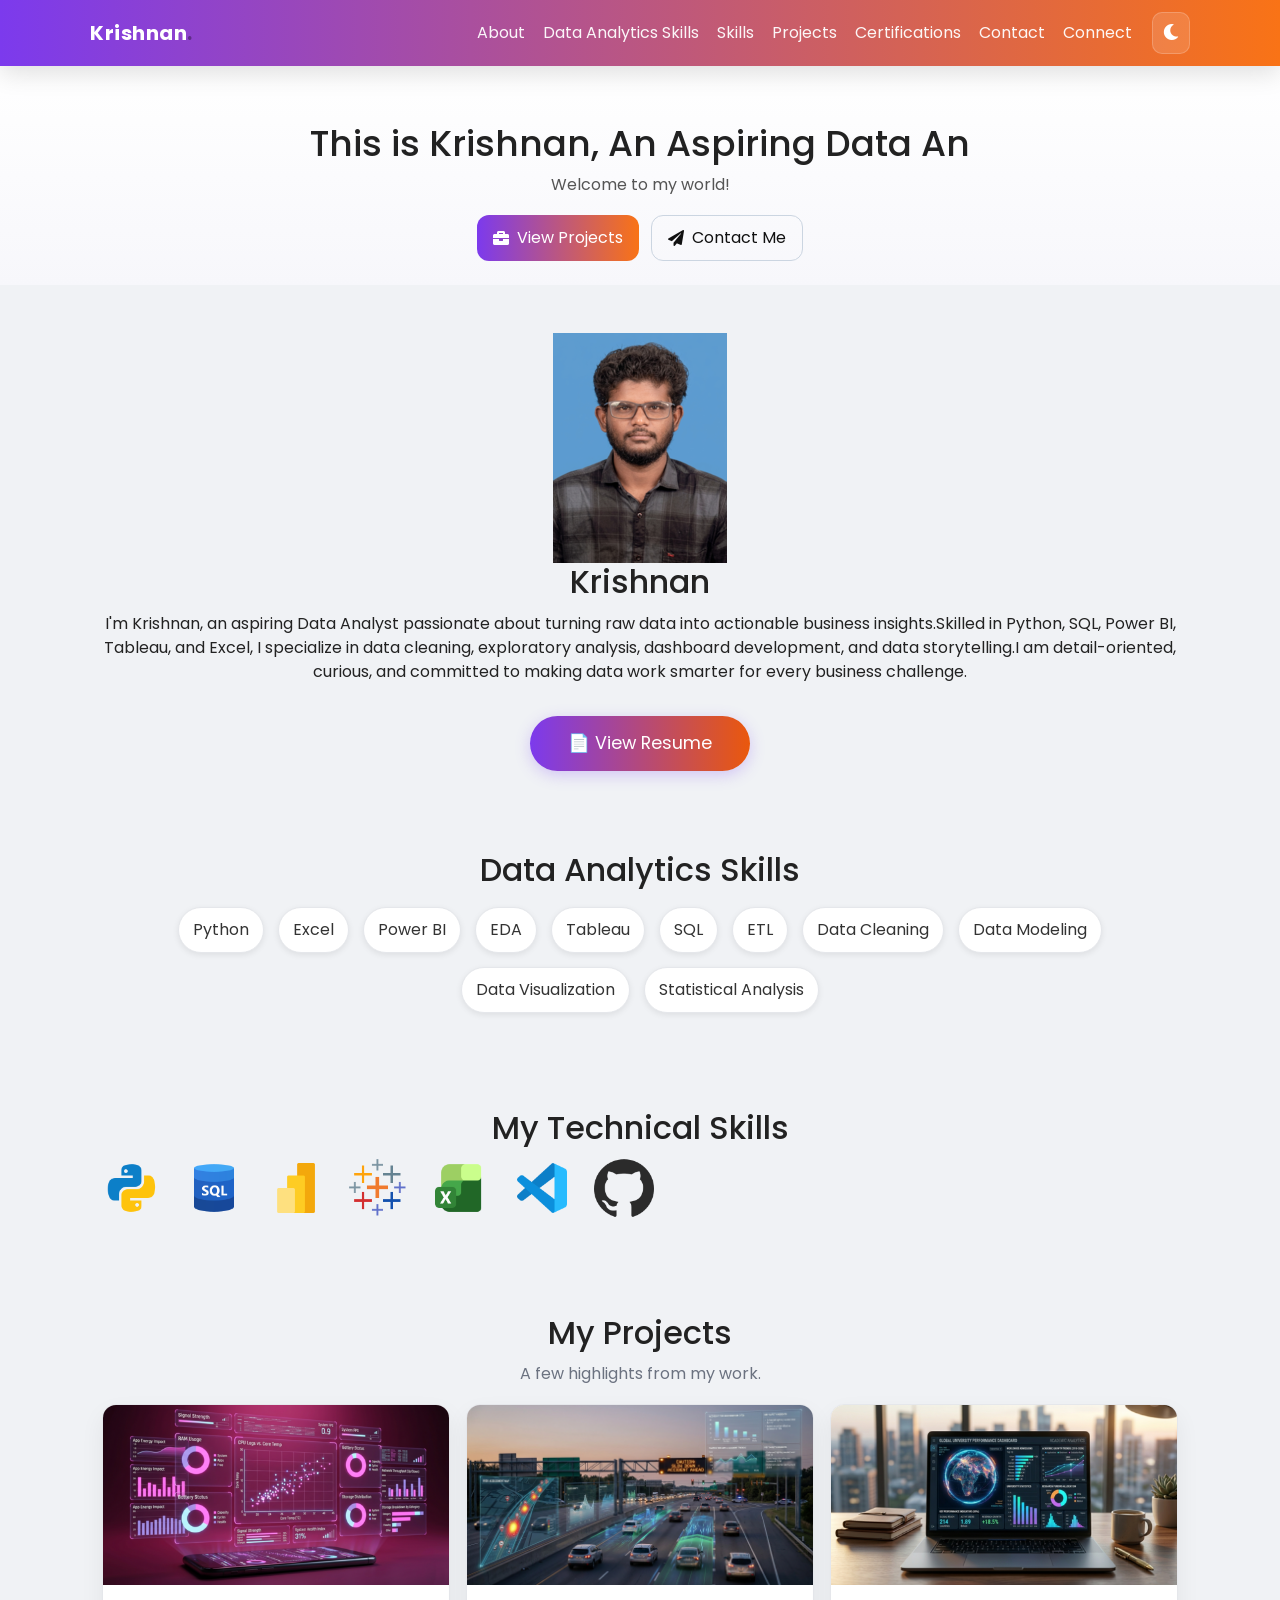
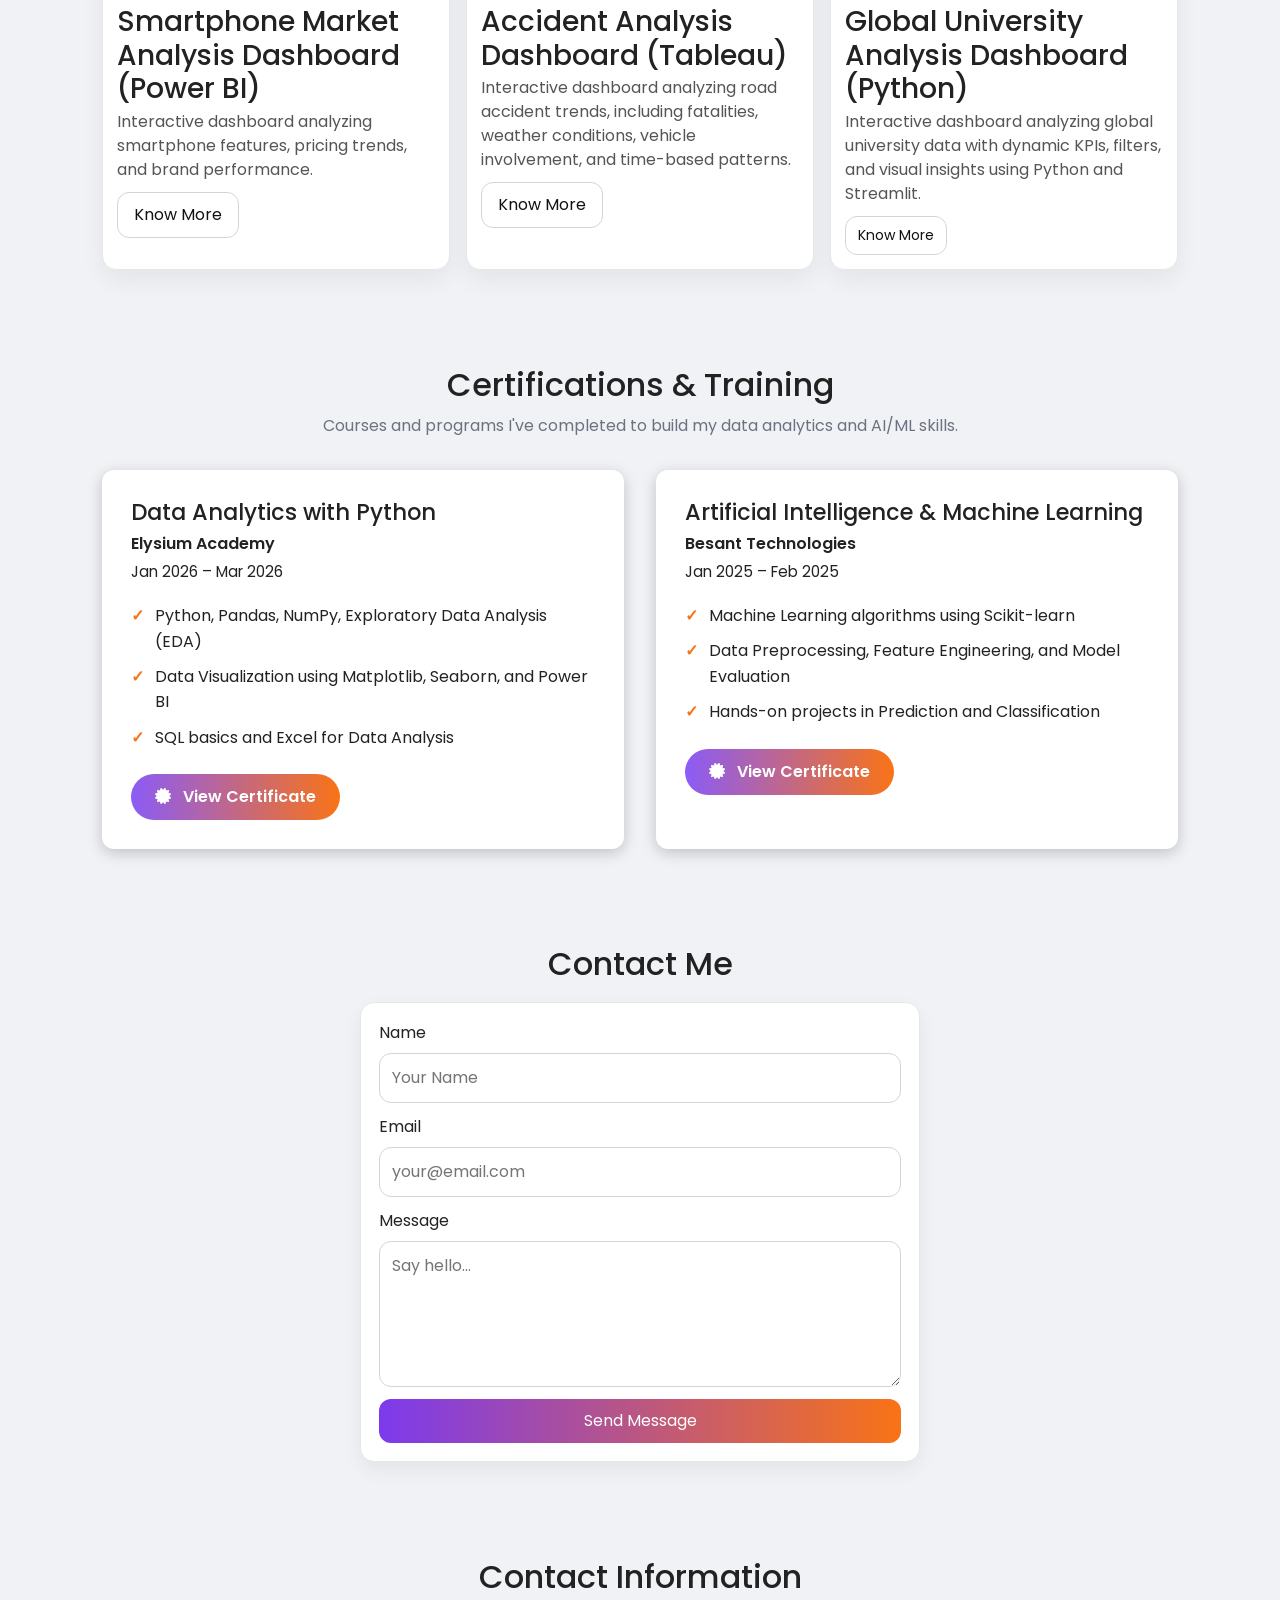
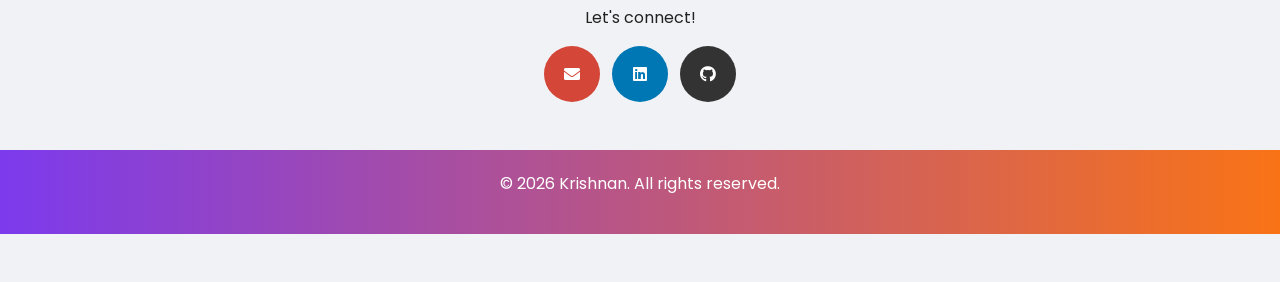
<file: index.html>
<!DOCTYPE html>
<html lang="en">
<head>
  <meta charset="UTF-8" />
  <meta name="viewport" content="width=device-width, initial-scale=1" />
  <meta name="description" content="Krishnan — Data enthusiast, Power BI & Python projects, skills & contact." />
  <title>Krishnan — Portfolio</title>

  <!-- Bootstrap CSS -->
  <link href="https://cdn.jsdelivr.net/npm/bootstrap@5.2.1/dist/css/bootstrap.min.css" rel="stylesheet" integrity="sha384-iYQeCzEYFbKjA/T2uDLTpkwGzCiq6soy8tYaI1GyVh/UjpbCx/TYkiZhlZB6+fzT" crossorigin="anonymous">
  <!-- Bootstrap JS -->
  <script src="https://cdn.jsdelivr.net/npm/bootstrap@5.2.1/dist/js/bootstrap.bundle.min.js" integrity="sha384-u1OknCvxWvY5kfmNBILK2hRnQC3Pr17a+RTT6rIHI7NnikvbZlHgTPOOmMi466C8" crossorigin="anonymous"></script>

  <!-- Fonts & Icons -->
  <link href="https://fonts.googleapis.com/css2?family=Poppins:wght@400;600;700&display=swap" rel="stylesheet" />
  <link rel="stylesheet" href="https://cdnjs.cloudflare.com/ajax/libs/font-awesome/5.15.1/css/all.min.css" />
  <link rel="icon" href="img/favicon.ico" type="image/x-icon">

  <!-- Custom Styles & Script -->
  <link rel="stylesheet" href="css/6_style.css" />
  <script defer src="js/6_script.js"></script>

  <!-- Social Preview -->
  <meta property="og:title" content="Krishnan — Portfolio" />
  <meta property="og:description" content="Data Analytics | Power BI | Python | SQL | Tableau" />
  <meta property="og:type" content="website" />
</head>
<body>

  <!-- Header / Nav -->
  <header class="site-header">
    <div class="container nav-wrap">
      <a href="#" class="brand">Krishnan<span class="dot">.</span></a>

      <button class="nav-toggle" aria-label="Open menu" aria-expanded="false">
        <i class="fas fa-bars"></i>
      </button>

      <nav class="site-nav" aria-label="Primary">
        <a href="#about">About</a>
        <a href="#Data Analytics Skills">Data Analytics Skills</a>
        <a href="#My Technical Skills">Skills</a>
       <a href="#projects">Projects</a>
       <a href="#certifications">Certifications</a>
         <a href="#contact">Contact</a>
        <a href="#connect">Connect</a>
      </nav>

      <button id="dark-mode-toggle" class="dark-mode-toggle" aria-label="Toggle dark mode">
        <i class="fas fa-moon"></i>
      </button>
    </div>
  </header>

  <!-- Hero -->
  <section class="hero" aria-labelledby="hero-title">
    <div class="container hero-inner">
      <h1 id="hero-title">This is Krishnan, <span class="about-me"></span></h1>
      <p class="subtitle">Welcome to my world!</p>
      <div class="cta-row">
        <a class="btn primary" href="#projects"><i class="fas fa-briefcase"></i> View Projects</a>
        <a class="btn ghost" href="#contact"><i class="fas fa-paper-plane"></i> Contact Me</a>
      </div>
    </div>
  </section>

  <!-- About -->
  <section id="about" class="panel">
    <div class="container about-card">
      <img src="img/krishnan.png" alt="Krishnan profile photo" class="profile-img"> 
      <h2>Krishnan</h2>
          <p>
        I'm Krishnan, an aspiring Data Analyst passionate about turning raw data 
        into actionable business insights.Skilled in Python, SQL, Power BI, Tableau, and Excel, I specialize in 
        data cleaning, exploratory analysis, dashboard development, and data storytelling.I am detail-oriented, curious, and committed to making data work smarter 
        for every business challenge.
    </p>


      <!-- Resume button -->
      <div class="center-button-wrapper" style="margin: 2rem 0; text-align: center;">
        <a href="Krishna Resume.pdf" target="_blank" rel="noopener noreferrer" class="btn btn-gradient">
          📄 View Resume
        </a>
      </div>
    </div>
 <!-- Data Analytics Skills -->
  <section id="Data Analytics Skills" class="panel">
    <div class="container">
      <h2>Data Analytics Skills</h2>
      <ul class="chip-list">
        <li class="chip">Python</li>
        <li class="chip">Excel</li>
        <li class="chip">Power BI</li>
         <li class="chip">EDA</li>
        <li class="chip">Tableau</li>
        <li class="chip">SQL</li>
        <li class="chip">ETL</li>
        <li class="chip">Data Cleaning</li>
        <li class="chip"> Data Modeling</li>
        <li class="chip">Data Visualization</li>
       <li class="chip">Statistical Analysis</li>
        </ul>
    </div>
  </section>

  <!-- Technical Skills (icons) -->
  <section id="My Technical Skills" class="panel">
    <div class="container">
      <h2>My Technical Skills</h2>
      <div class="horizontal-scroll" aria-label="Logos of technologies I use">
        <div class="icon-container" role="list">
          <img role="listitem" src="icon/1.png" alt="Tech icon 1" />
          <img role="listitem" src="icon/2.png" alt="Tech icon 2" />
          <img role="listitem" src="icon/3.png" alt="Tech icon 3" />
          <img role="listitem" src="icon/4.png" alt="Tech icon 4" />
          <img role="listitem" src="icon/5.png" alt="Tech icon 5" />
          <img role="listitem" src="icon/6.png" alt="Tech icon 6" />
          <img role="listitem" src="icon/7.png" alt="Tech icon 7" />
        </div>
      </div>
    </div>
  </section>

  <!-- Projects -->
  <section id="projects" class="panel">
    <div class="container">
      <h2>My Projects</h2>
      <p class="muted">A few highlights from my work.</p>
      <div class="grid projects-grid">
        <article class="project-card">
          <img src="img/Project_1.png" alt="Smartphone Dashboard Screenshot" />
          <div class="card-body">
            <h3>Smartphone Market Analysis Dashboard (Power BI)</h3>
            <p>Interactive dashboard analyzing smartphone features, pricing trends, and brand performance.</p>
            <a href="smartphone-project.html" class="btn">Know More</a>
          </div>
        </article>

        <article class="project-card">
          <img src="img/Project_2.png" alt="Project 2 Screenshot" />
          <div class="card-body">
            <h3>Accident Analysis Dashboard (Tableau)</h3>
            <p>Interactive dashboard analyzing road accident trends, including fatalities, weather conditions, vehicle involvement, and time-based patterns.</p>
            <a href="Accident Analysis-project.html" class="btn">Know More</a>
          </div>
        </article>

        <article class="project-card">
          <img src="img/Project_3.png" alt="Project 3 Screenshot" />
          <div class="card-body">
            <h3>Global University Analysis Dashboard (Python)</h3>
            <p>Interactive dashboard analyzing global university data with dynamic KPIs, filters, and visual insights using Python and Streamlit.</p>
            <a href="Global Analysis-project.html" class="btn small">Know More</a>
          </div>
        </article>
      </div>
    </div>
  </section>

  <!-- Certifications -->
  <section id="certifications" class="panel">
    <div class="container">
      <h2>Certifications & Training</h2>
      <p class="muted">Courses and programs I've completed to build my data analytics and AI/ML skills.</p>
      <div class="cert-grid">
        <div class="cert-card">
          <div class="cert-header">
            <h3>Data Analytics with Python</h3>
            <span class="cert-institute">Elysium Academy</span>
            <span class="cert-date">Jan 2026 – Mar 2026</span>
          </div>
          <ul class="cert-details">
            <li>Python, Pandas, NumPy, Exploratory Data Analysis (EDA)</li>
            <li>Data Visualization using Matplotlib, Seaborn, and Power BI</li>
            <li>SQL basics and Excel for Data Analysis</li>
          </ul>
          <a href="https://drive.google.com/file/d/16ziwW-qHpVJFZe-IVsn7vPoQ-Bu2cHOo/view?usp=drive_link" target="_blank" rel="noopener noreferrer" class="btn cert-btn">
            <i class="fas fa-certificate"></i> View Certificate
          </a>
        </div>

        <div class="cert-card">
          <div class="cert-header">
            <h3>Artificial Intelligence & Machine Learning</h3>
            <span class="cert-institute">Besant Technologies</span>
            <span class="cert-date">Jan 2025 – Feb 2025</span>
          </div>
          <ul class="cert-details">
            <li>Machine Learning algorithms using Scikit-learn</li>
            <li>Data Preprocessing, Feature Engineering, and Model Evaluation</li>
            <li>Hands-on projects in Prediction and Classification</li>
          </ul>
          <a href="https://drive.google.com/file/d/1QhLVXRbuj894rvDoNQN4NJHDktRtDqhY/view?usp=sharing" target="_blank" rel="noopener noreferrer" class="btn cert-btn">
            <i class="fas fa-certificate"></i> View Certificate
          </a>
        </div>
      </div>
    </div>
  </section>

  <!-- Contact -->
  <section id="contact" class="panel">
    <div class="container">
      <h2>Contact Me</h2>
      <form class="contact-form" aria-label="Contact form">
        <div class="form-group">
          <label for="name">Name</label>
          <input id="name" name="name" type="text" placeholder="Your Name" required />
        </div>
        <div class="form-group">
          <label for="email">Email</label>
          <input id="email" name="email" type="email" placeholder="your@email.com" required />
        </div>
        <div class="form-group">
          <label for="message">Message</label>
          <textarea id="message" name="message" placeholder="Say hello..." rows="5" required></textarea>
        </div>
        <button type="submit" class="btn primary wide">Send Message</button>
      </form>
    </div>
  </section>

  <!-- Connect -->
  <section id="connect" class="panel">
    <div class="container">
      <h2>Contact Information</h2>
      <p>Let's connect!</p>
      <div class="socials">
        <a class="icon-link email" href="mailto:kriskrishna0816@gmail.com" aria-label="Email"><i class="fas fa-envelope"></i></a>
        <a class="icon-link linkedin" href="https://www.linkedin.com/in/krishnan08" target="_blank" rel="noopener" aria-label="LinkedIn"><i class="fab fa-linkedin"></i></a>
        <a class="icon-link github" href="https://github.com/krishnan0811" target="_blank" rel="noopener" aria-label="GitHub"><i class="fab fa-github"></i></a>
      </div>
    </div>
  </section>

  <!-- Footer -->
  <footer class="site-footer">
    <div class="container">
      <p>© <span id="year"></span> Krishnan. All rights reserved.</p>
    </div>
  </footer>

</body>
</html>
</file>
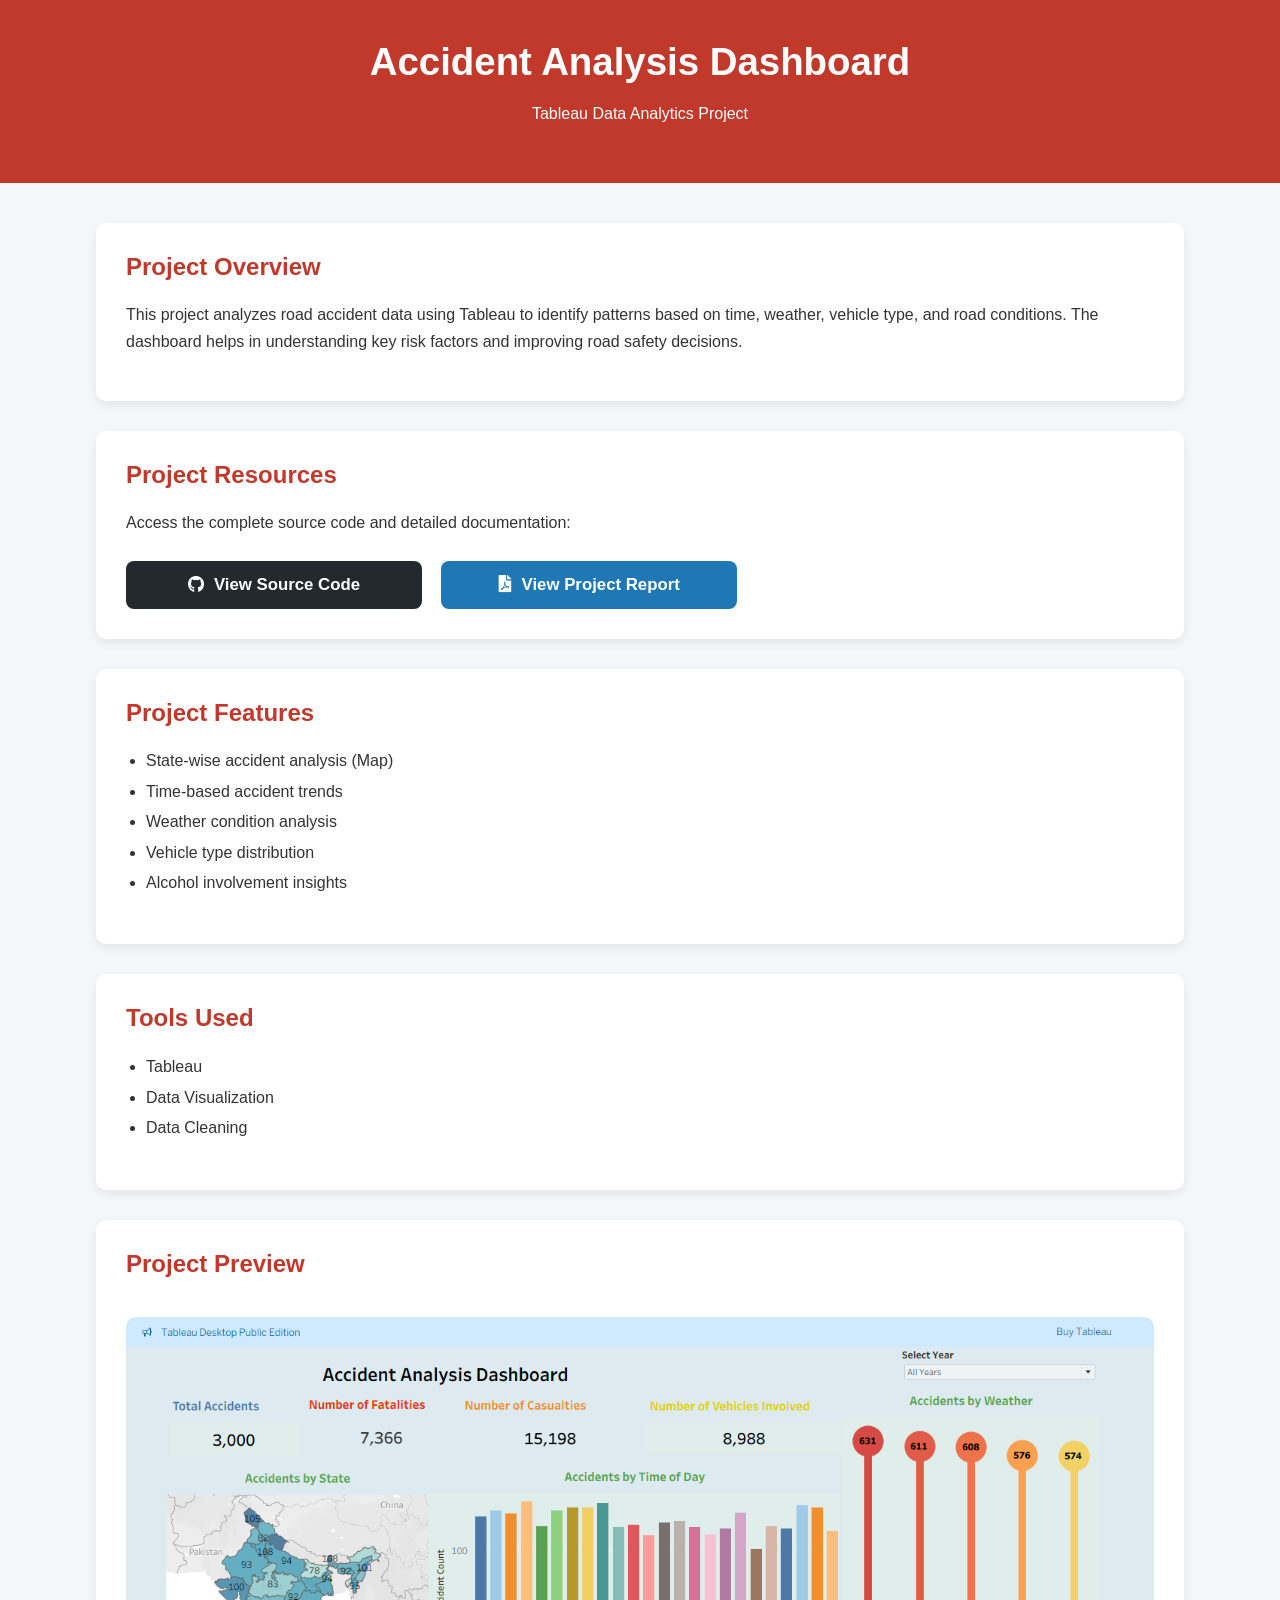
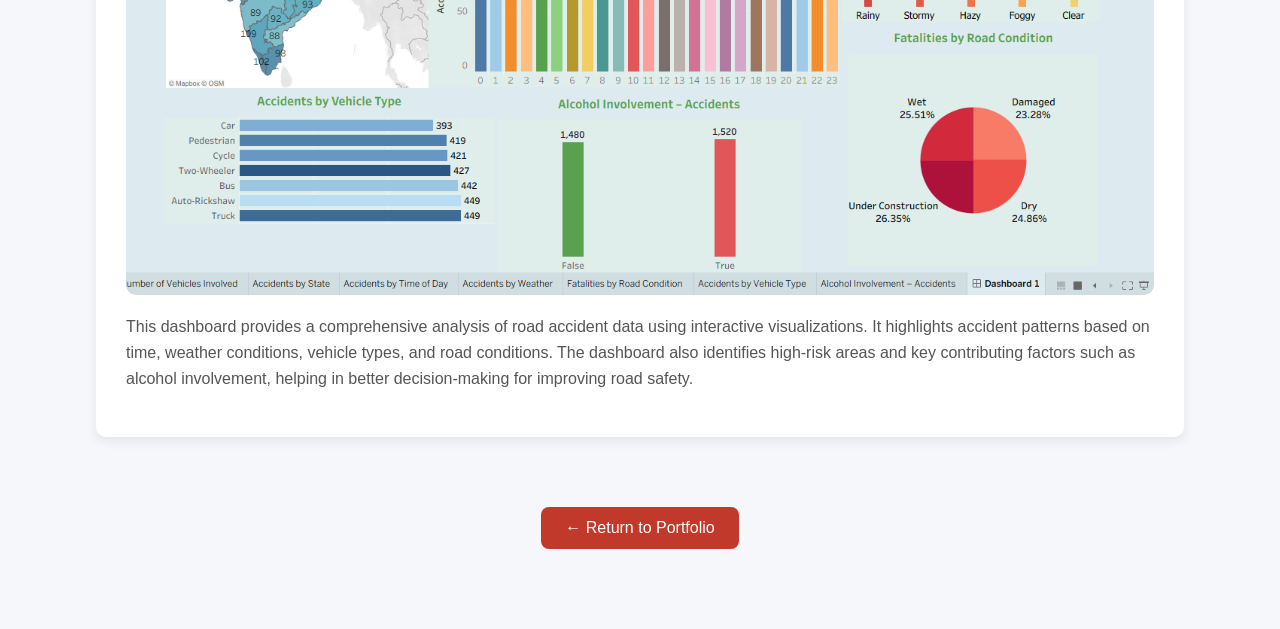
<file: Accident Analysis-project.html>
<!DOCTYPE html>
<html lang="en">
<head>
    <meta charset="UTF-8">
    <meta name="viewport" content="width=device-width, initial-scale=1.0">
    <title>Accident Analysis Dashboard</title>

    <!-- Font Awesome -->
    <link rel="stylesheet" href="https://cdnjs.cloudflare.com/ajax/libs/font-awesome/5.15.4/css/all.min.css">

    <style>
        body { font-family: Arial, sans-serif; margin: 0; background: #f5f7fb; color: #333; }
        .header { background: #c0392b; color: white; padding: 40px 20px; text-align: center; position: relative; }
        .container { width: 85%; max-width: 1100px; margin: auto; padding: 40px 20px; }
        .section { background: white; padding: 30px; margin-bottom: 30px; border-radius: 10px; box-shadow: 0 4px 12px rgba(0,0,0,0.08); }
        h1 { margin: 0; font-size: 2.4rem; }
        h2 { color: #c0392b; margin-top: 0; }
        p { line-height: 1.7; }
        ul { line-height: 1.9; padding-left: 20px; }

        .project-links { display: flex; flex-wrap: wrap; gap: 1.2rem; margin-top: 1.5rem; }
        .project-btn { display: inline-flex; align-items: center; gap: 10px; padding: 14px 28px; color: white; text-decoration: none; font-weight: 600; border-radius: 8px; transition: all 0.3s ease; font-size: 1.05rem; max-width:340px;width:240px;justify-content:center;}

        .btn-tableau { background: #1f77b4; }
        .btn-tableau:hover { background: #155a8a; transform: translateY(-2px); }

        .btn-github { background: #24292e; }
        .btn-github:hover { background: #1a1e22; transform: translateY(-2px); }

        .dashboard-img {
            width: 100%;
            border-radius: 10px;
            margin-top: 20px;
            cursor: pointer;
            transition: 0.3s;
        }

        .dashboard-img:hover {
            transform: scale(1.03);
            box-shadow: 0 8px 20px rgba(0,0,0,0.15);
        }

        .back-btn {
            display: inline-flex;
            align-items: center;
            gap: 8px;
            padding: 12px 24px;
            background: #c0392b;
            color: white;
            text-decoration: none;
            border-radius: 8px;
        }

        .lightbox {
            display: none;
            position: fixed;
            top: 0;
            left: 0;
            width: 100%;
            height: 100%;
            background: rgba(0,0,0,0.85);
            justify-content: center;
            align-items: center;
        }

        .lightbox img {
            max-width: 90%;
            max-height: 90%;
        }
    </style>
</head>

<body>

<div class="header">


    <h1>Accident Analysis Dashboard</h1>
    <p>Tableau Data Analytics Project</p>
</div>

<div class="container">

    <div class="section">
        <h2>Project Overview</h2>
        <p>
            This project analyzes road accident data using Tableau to identify patterns 
            based on time, weather, vehicle type, and road conditions. The dashboard 
            helps in understanding key risk factors and improving road safety decisions.
        </p>
    </div>
    <div class="section">
        <h2>Project Resources</h2>
        <p>Access the complete source code and detailed documentation:</p>
        <div class="project-links">
            <a href="https://github.com/krishnan0811/Accident-Analysis.git" class="project-btn btn-github" target="_blank">
                <i class="fab fa-github"></i> View Source Code
            <a href="https://drive.google.com/file/d/1Q1PNLrzO6Vjcs1mnPv72tv0d_OazCxym/view?usp=sharing" 
   class="project-btn btn-tableau" target="_blank">
    <i class="fas fa-file-pdf"></i> View Project Report
</a>
            </a>
        </div>
    </div>

    <div class="section">
        <h2>Project Features</h2>
        <ul>
            <li>State-wise accident analysis (Map)</li>
            <li>Time-based accident trends</li>
            <li>Weather condition analysis</li>
            <li>Vehicle type distribution</li>
            <li>Alcohol involvement insights</li>
        </ul>
    </div>

    <div class="section">
        <h2>Tools Used</h2>
        <ul>
            <li>Tableau</li>
            <li>Data Visualization</li>
            <li>Data Cleaning</li>
        </ul>
    </div>

    <div class="section">
        <h2>Project Preview</h2>
        <img src="img/Tableau.png" class="dashboard-img" onclick="openImage(this.src)">
        <p style="margin-top:15px; color:#555; line-height:1.6;">
        This dashboard provides a comprehensive analysis of road accident data using interactive visualizations. 
        It highlights accident patterns based on time, weather conditions, vehicle types, and road conditions. 
        The dashboard also identifies high-risk areas and key contributing factors such as alcohol involvement, 
        helping in better decision-making for improving road safety.
    </p>
    </div>

    

    <div style="text-align:center; padding:40px;">
        <a href="index.html#projects" class="back-btn">← Return to Portfolio</a>
    </div>

</div>

<!-- Lightbox -->
<div id="lightbox" class="lightbox" onclick="closeImage()">
    <img id="lightbox-img">
</div>

<script>
function openImage(src) {
    document.getElementById("lightbox").style.display = "flex";
    document.getElementById("lightbox-img").src = src;
}

function closeImage() {
    document.getElementById("lightbox").style.display = "none";
}
</script>

</body>
</html>
</file>
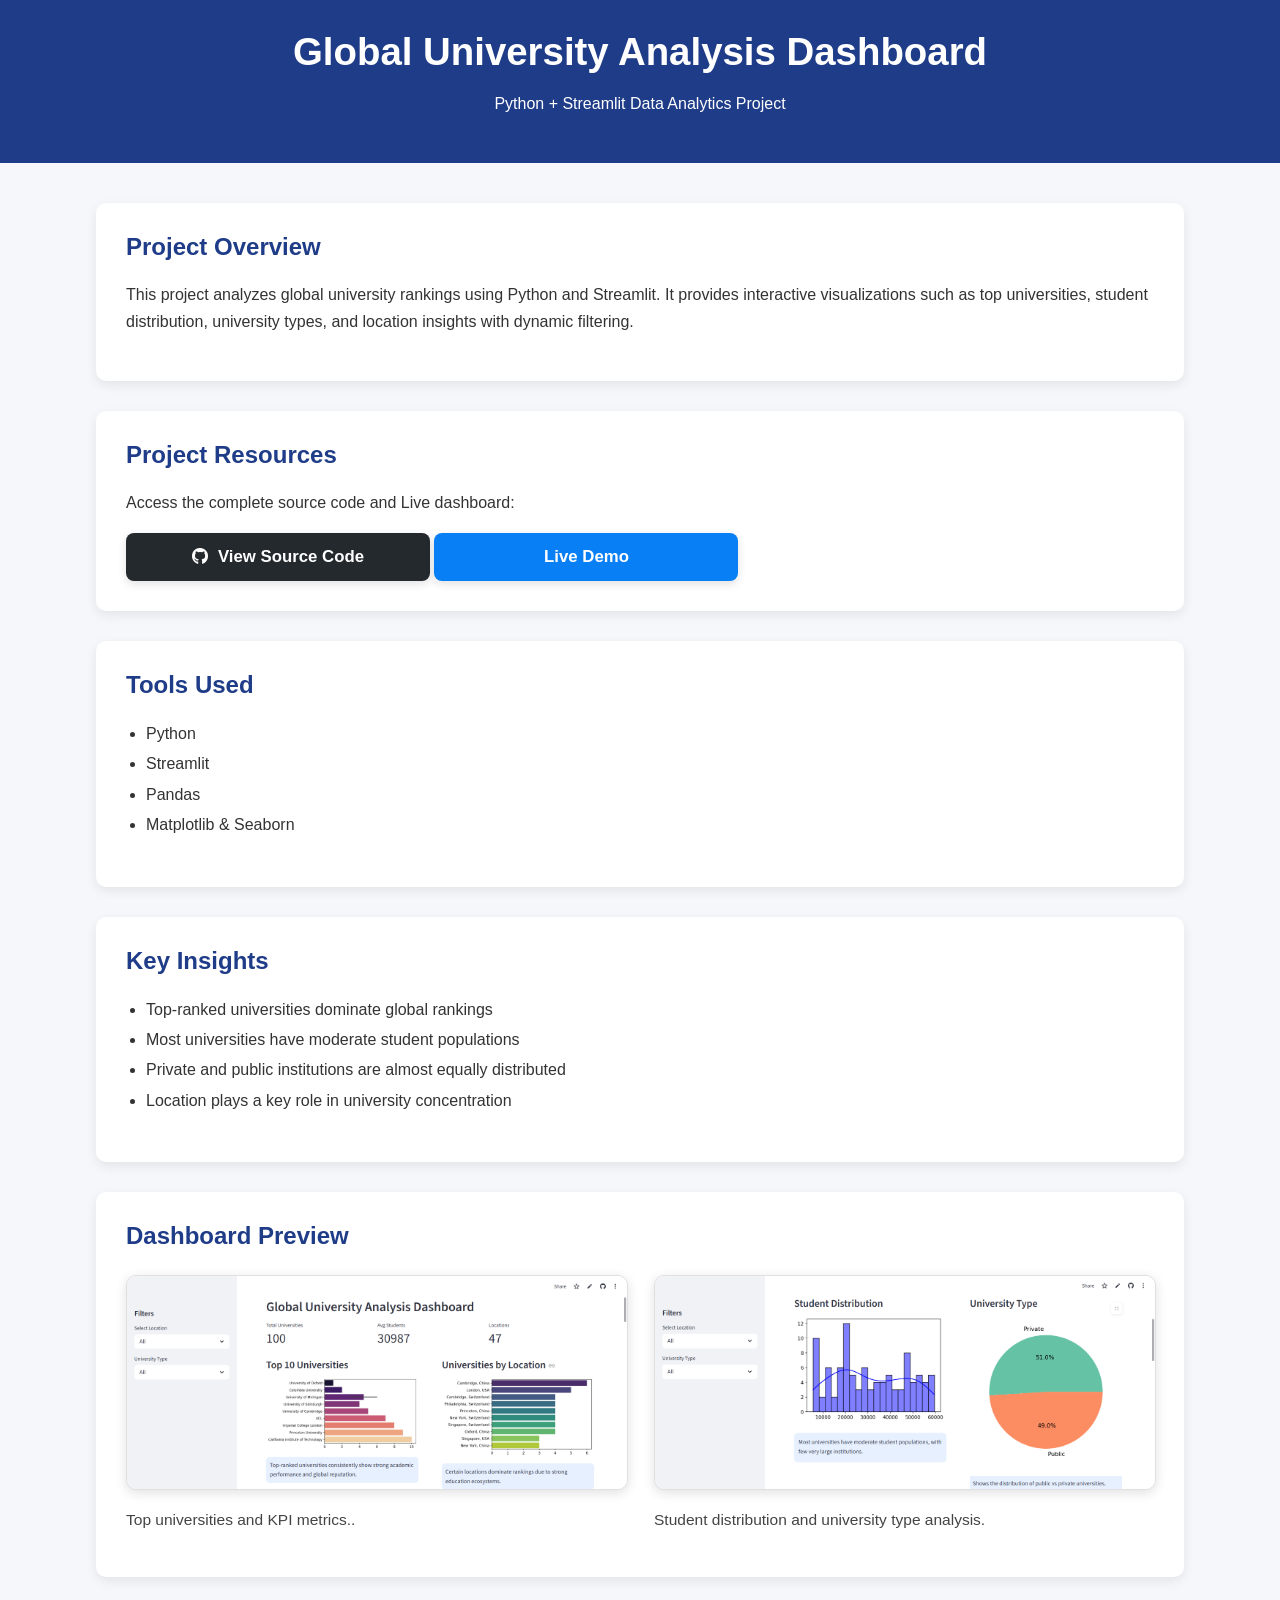
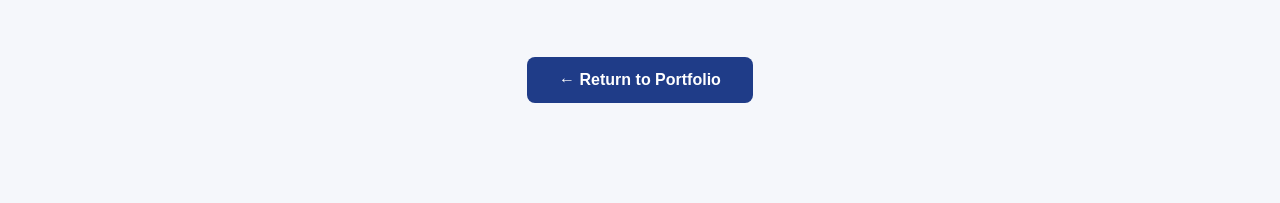
<file: Global Analysis-project.html>
<!DOCTYPE html>
<html lang="en">

<head>
    <meta charset="UTF-8">
    <meta name="viewport" content="width=device-width, initial-scale=1.0">
    <title>Global University Analysis Dashboard</title>

    <!-- Font Awesome -->
    <link rel="stylesheet" href="https://cdnjs.cloudflare.com/ajax/libs/font-awesome/5.15.4/css/all.min.css">

    <style>
        body {
            font-family: Arial, sans-serif;
            margin: 0;
            background: #f5f7fb;
            color: #333;
        }

        .header {
            background: #1f3c88;
            color: white;
            padding: 30px 15px;
            text-align: center;
        }

        .container {
            width: 85%;
            max-width: 1100px;
            margin: auto;
            padding: 40px 20px;
        }

        .section {
            background: white;
            padding: 30px;
            margin-bottom: 30px;
            border-radius: 10px;
            box-shadow: 0 4px 12px rgba(0, 0, 0, 0.08);
        }

        h1 {
            margin: 0;
            font-size: 2.4rem;
        }

        h2 {
            color: #1f3c88;
            margin-top: 0;
        }

        p {
            line-height: 1.7;
        }

        ul {
            line-height: 1.9;
            padding-left: 20px;
        }

        /* Project Resources Card - like screenshot */
        .resources-card {
            background: white;
            border-radius: 12px;
            box-shadow: 0 6px 20px rgba(0, 0, 0, 0.1);
            padding: 32px 28px;
            text-align: center;
            margin: 0 auto 40px;
            max-width: 800px;
        }

        .resources-card h2 {
            font-size: 1.9rem;
            color: #c0392b;
            /* red/maroon heading like screenshot */
            margin-bottom: 12px;
        }

        .resources-card p {
            color: #555;
            font-style: italic;
            margin-bottom: 28px;
            font-size: 1.05rem;
        }

        .resources-buttons {
            display: flex;
            flex-wrap: wrap;
            gap: 20px;
            justify-content: center;
        }

        .resources-btn {
            display: inline-flex;
            align-items: center;
            justify-content: center;
            gap: 10px;
            padding: 14px 32px;
            font-size: 1.05rem;
            font-weight: 600;
            text-decoration: none;
            color: white;
            border-radius: 8px;
            transition: all 0.25s ease;
            min-width: 240px;
            box-shadow: 0 3px 10px rgba(0, 0, 0, 0.12);
        }

        .btn-github {
            background: #24292e;
            /* dark GitHub black */
        }

        .btn-live {
            background: #087ff5;
            /* strong blue */
        }

        .resources-btn:hover {
            transform: translateY(-2px);
            box-shadow: 0 8px 20px rgba(0, 0, 0, 0.2);
        }

        /* Rest of styles (dashboard, lightbox, back button) */
        .dashboard-grid {
            display: flex;
            flex-wrap: wrap;
            gap: 28px;
            margin-top: 25px;
        }

        .dashboard-card {
            flex: 1 1 100%;
            min-width: 0;
        }

        .dashboard-img {
            width: 100%;
            max-height: 70vh;
            object-fit: contain;
            border-radius: 10px;
            cursor: pointer;
            transition: transform 0.4s ease, box-shadow 0.3s ease;
            box-shadow: 0 3px 12px rgba(0, 0, 0, 0.12);
            background: #f8f9fa;
            border: 1px solid #e0e0e0;
        }

        .dashboard-img:hover {
            transform: scale(1.02);
            box-shadow: 0 10px 25px rgba(0, 0, 0, 0.18);
        }

        .caption {
            margin-top: 14px;
            font-size: 0.97rem;
            color: #444;
            line-height: 1.5;
        }

        .lightbox {
            display: none;
            position: fixed;
            top: 0;
            left: 0;
            width: 100%;
            height: 100%;
            background: rgba(0, 0, 0, 0.88);
            justify-content: center;
            align-items: center;
            z-index: 1000;
        }

        .lightbox img {
            max-width: 96%;
            max-height: 94%;
            border-radius: 12px;
            object-fit: contain;
        }

        .back-btn {
            display: inline-flex;
            align-items: center;
            gap: 8px;
            padding: 14px 32px;
            background: #1f3c88;
            color: white;
            text-decoration: none;
            font-weight: 600;
            border-radius: 8px;
            transition: all 0.3s ease;
        }

        .back-btn:hover {
            background: #0f2556;
            transform: translateY(-2px);
        }

        /* Mobile fixes */
        @media (max-width: 768px) {
            .container {
                padding: 16px 24px;
            }

            h1 {
                font-size: 2rem;
            }

            .resources-card {
                padding: 24px 16px;
            }

            .resources-buttons {
                flex-direction: column;
                align-items: center;
                gap: 16px;
            }

            .resources-btn {
                width: 100%;
                max-width: 340px;
                padding: 16px 24px;
            }

            .dashboard-grid {
                gap: 40px;
            }

            .dashboard-img {
                max-height: 55vh;
            }
        }

        @media (min-width: 769px) {
            .dashboard-card {
                flex: 1 1 45%;
            }
        }

        @media (max-width: 768px) {
            .resources-btn {
                width: 80%;
                max-width: 340px;
                padding: 16px 6px;
                margin-bottom: 20px;
            }
        }
    </style>
</head>

<body>

    <div class="header">
        <h1>Global University Analysis Dashboard</h1>
        <p>Python + Streamlit Data Analytics Project</p>
    </div>

    <div class="container">

        <div class="section">
            <h2>Project Overview</h2>
            <p> This project analyzes global university rankings using Python and Streamlit.
            It provides interactive visualizations such as top universities, student distribution,
            university types, and location insights with dynamic filtering.
</p>
        </div>

        <!-- Project Resources Card (like your screenshot) -->
        <div class="section">
            <h2>Project Resources</h2>
            <p>Access the complete source code and Live dashboard:</p>
            <div class="project-links">
                <a href="https://github.com/krishnan0811/Global-University-Analysis.git" target="_blank"
                    class="resources-btn btn-github">
                    <i class="fab fa-github"></i> View Source Code
                </a>
                <a href=" https://global-university-analysis.streamlit.app/" target="_blank"
                class="resources-btn btn-live">
                 Live Demo
            </a>
            </div>
        </div>

        <div class="section">
            <h2>Tools Used</h2>
            <ul>
            <li>Python</li>
            <li>Streamlit</li>
            <li>Pandas</li>
            <li>Matplotlib & Seaborn</li>

            </ul>
        </div>

        <div class="section">
            <h2>Key Insights</h2>
            <ul>
            <li>Top-ranked universities dominate global rankings</li>
            <li>Most universities have moderate student populations</li>
            <li>Private and public institutions are almost equally distributed</li>
            <li>Location plays a key role in university concentration</li>

            </ul>
        </div>

        <div class="section">
            <h2>Dashboard Preview</h2>

            <div class="dashboard-grid">
                <div class="dashboard-card">
                    <img src="img/Output (py)_1.png" class="dashboard-img" alt="Market Overview Dashboard"
                        onclick="openImage(this.src)">
                    <p class="caption">Top universities and KPI metrics..</p>
                </div>

                <div class="dashboard-card">
                    <img src="img/Output (py)_2.png" class="dashboard-img" alt="Performance Comparison Dashboard"
                        onclick="openImage(this.src)">
                    <p class="caption">Student distribution and university type analysis.</p>
                </div>
            </div>
        </div>

        <div style="text-align:center; padding:50px 20px 60px;">
            <a href="index.html#projects" class="back-btn">← Return to Portfolio</a>
        </div>

    </div>

    <!-- Lightbox -->
    <div id="lightbox" class="lightbox" onclick="closeImage()">
        <img id="lightbox-img" alt="Enlarged dashboard screenshot">
    </div>

    <script>
        function openImage(src) {
            document.getElementById("lightbox").style.display = "flex";
            document.getElementById("lightbox-img").src = src;
        }

        function closeImage() {
            document.getElementById("lightbox").style.display = "none";
        }
    </script>

</body>

</html>
</file>
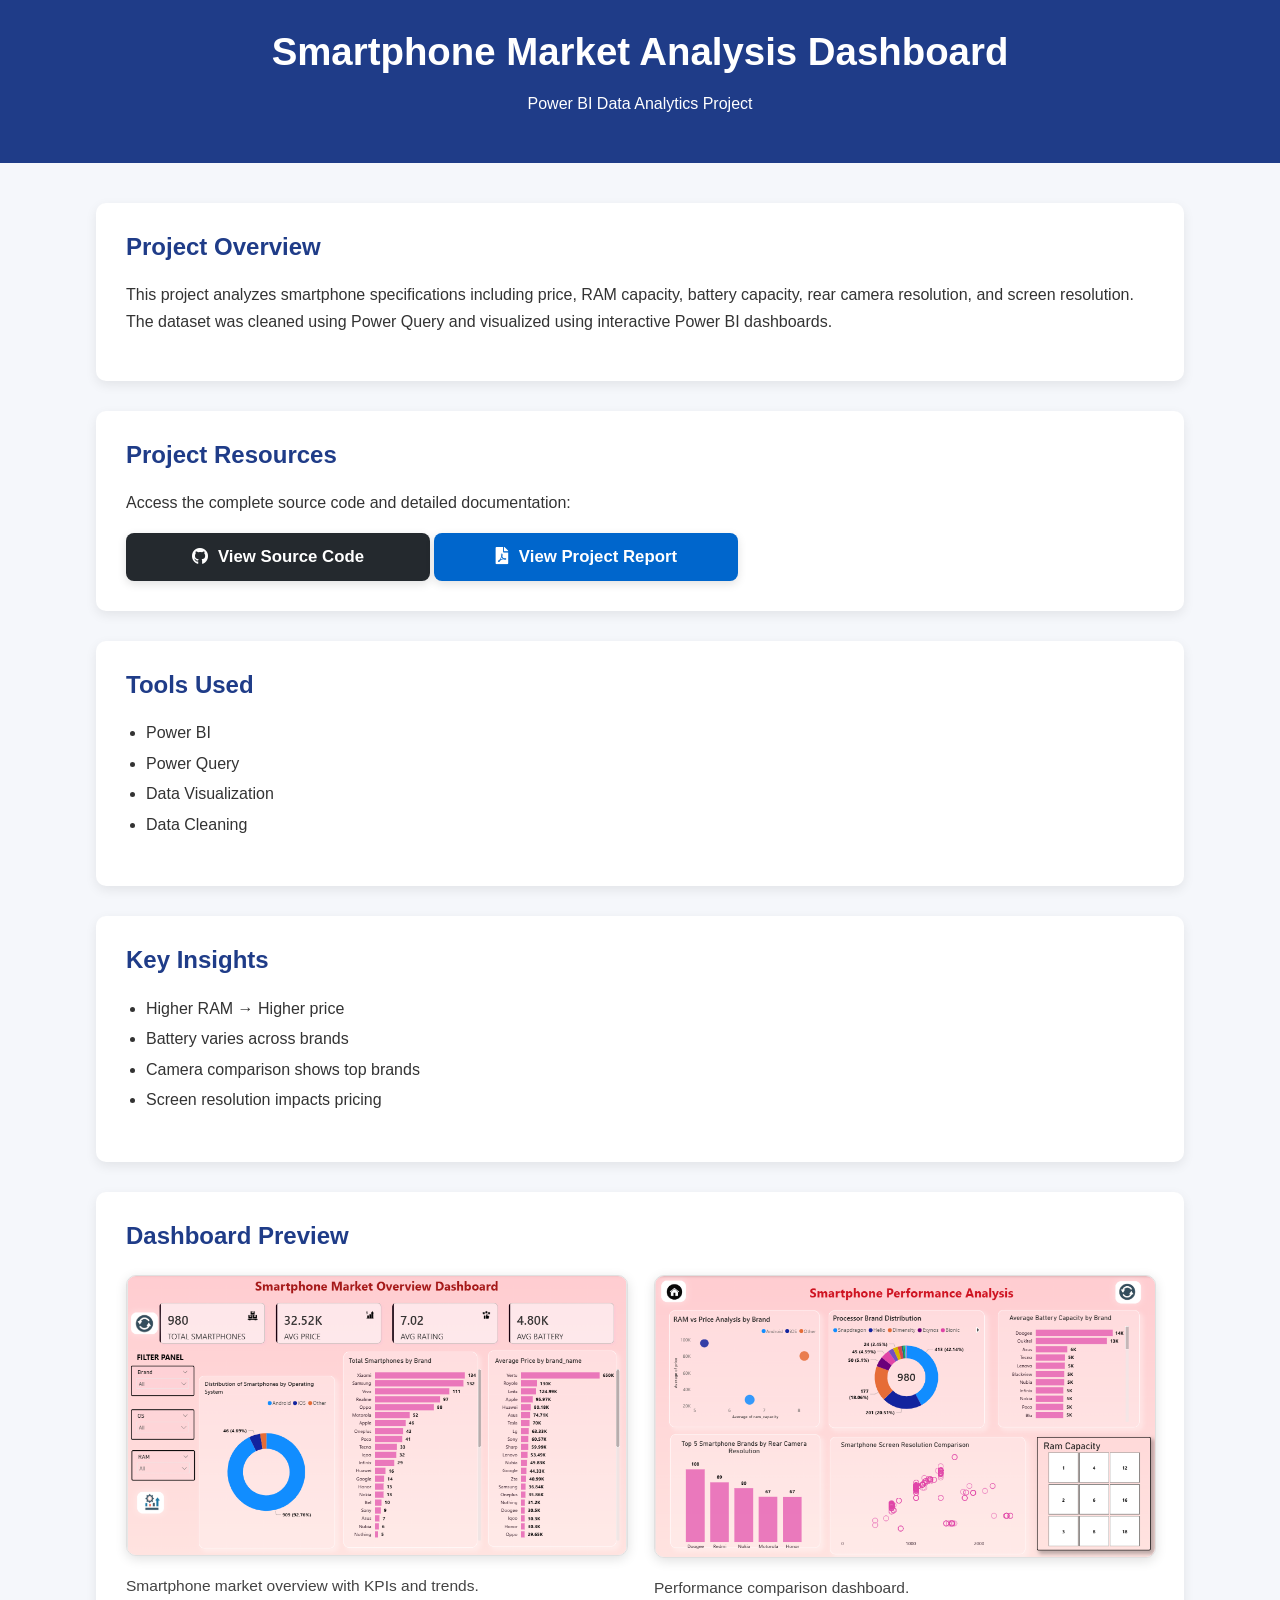
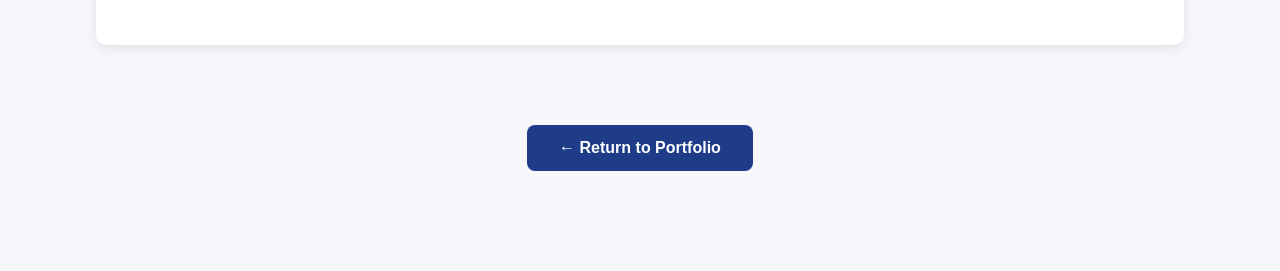
<file: smartphone-project.html>
<!DOCTYPE html>
<html lang="en">

<head>
    <meta charset="UTF-8">
    <meta name="viewport" content="width=device-width, initial-scale=1.0">
    <title>Smartphone Market Analysis Dashboard</title>

    <!-- Font Awesome -->
    <link rel="stylesheet" href="https://cdnjs.cloudflare.com/ajax/libs/font-awesome/5.15.4/css/all.min.css">

    <style>
        body {
            font-family: Arial, sans-serif;
            margin: 0;
            background: #f5f7fb;
            color: #333;
        }

        .header {
            background: #1f3c88;
            color: white;
            padding: 30px 15px;
            text-align: center;
        }

        .container {
            width: 85%;
            max-width: 1100px;
            margin: auto;
            padding: 40px 20px;
        }

        .section {
            background: white;
            padding: 30px;
            margin-bottom: 30px;
            border-radius: 10px;
            box-shadow: 0 4px 12px rgba(0, 0, 0, 0.08);
        }

        h1 {
            margin: 0;
            font-size: 2.4rem;
        }

        h2 {
            color: #1f3c88;
            margin-top: 0;
        }

        p {
            line-height: 1.7;
        }

        ul {
            line-height: 1.9;
            padding-left: 20px;
        }

        /* Project Resources Card - like screenshot */
        .resources-card {
            background: white;
            border-radius: 12px;
            box-shadow: 0 6px 20px rgba(0, 0, 0, 0.1);
            padding: 32px 28px;
            text-align: center;
            margin: 0 auto 40px;
            max-width: 800px;
        }

        .resources-card h2 {
            font-size: 1.9rem;
            color: #c0392b;
            /* red/maroon heading like screenshot */
            margin-bottom: 12px;
        }

        .resources-card p {
            color: #555;
            font-style: italic;
            margin-bottom: 28px;
            font-size: 1.05rem;
        }

        .resources-buttons {
            display: flex;
            flex-wrap: wrap;
            gap: 20px;
            justify-content: center;
        }

        .resources-btn {
            display: inline-flex;
            align-items: center;
            justify-content: center;
            gap: 10px;
            padding: 14px 32px;
            font-size: 1.05rem;
            font-weight: 600;
            text-decoration: none;
            color: white;
            border-radius: 8px;
            transition: all 0.25s ease;
            min-width: 240px;
            box-shadow: 0 3px 10px rgba(0, 0, 0, 0.12);
        }

        .btn-github {
            background: #24292e;
            /* dark GitHub black */
        }

        .btn-report {
            background: #0066cc;
            /* strong blue */
        }

        .resources-btn:hover {
            transform: translateY(-2px);
            box-shadow: 0 8px 20px rgba(0, 0, 0, 0.2);
        }

        /* Rest of styles (dashboard, lightbox, back button) */
        .dashboard-grid {
            display: flex;
            flex-wrap: wrap;
            gap: 28px;
            margin-top: 25px;
        }

        .dashboard-card {
            flex: 1 1 100%;
            min-width: 0;
        }

        .dashboard-img {
            width: 100%;
            max-height: 70vh;
            object-fit: contain;
            border-radius: 10px;
            cursor: pointer;
            transition: transform 0.4s ease, box-shadow 0.3s ease;
            box-shadow: 0 3px 12px rgba(0, 0, 0, 0.12);
            background: #f8f9fa;
            border: 1px solid #e0e0e0;
        }

        .dashboard-img:hover {
            transform: scale(1.02);
            box-shadow: 0 10px 25px rgba(0, 0, 0, 0.18);
        }

        .caption {
            margin-top: 14px;
            font-size: 0.97rem;
            color: #444;
            line-height: 1.5;
        }

        .lightbox {
            display: none;
            position: fixed;
            top: 0;
            left: 0;
            width: 100%;
            height: 100%;
            background: rgba(0, 0, 0, 0.88);
            justify-content: center;
            align-items: center;
            z-index: 1000;
        }

        .lightbox img {
            max-width: 96%;
            max-height: 94%;
            border-radius: 12px;
            object-fit: contain;
        }

        .back-btn {
            display: inline-flex;
            align-items: center;
            gap: 8px;
            padding: 14px 32px;
            background: #1f3c88;
            color: white;
            text-decoration: none;
            font-weight: 600;
            border-radius: 8px;
            transition: all 0.3s ease;
        }

        .back-btn:hover {
            background: #0f2556;
            transform: translateY(-2px);
        }

        /* Mobile fixes */
        @media (max-width: 768px) {
            .container {
                padding: 25px 15px;
            }

            h1 {
                font-size: 2rem;
            }

            .resources-card {
                padding: 24px 16px;
            }

            .resources-buttons {
                flex-direction: column;
                align-items: center;
                gap: 16px;
            }

            .resources-btn {
                width: 100%;
                max-width: 340px;
                padding: 16px 24px;
            }

            .dashboard-grid {
                gap: 40px;
            }

            .dashboard-img {
                max-height: 55vh;
            }
        }

        @media (min-width: 769px) {
            .dashboard-card {
                flex: 1 1 45%;
            }
        }

        @media (max-width: 768px) {
            .resources-btn {
                width: 80%;
                max-width: 280px;
                padding: 16px 10px;
                margin-bottom: 20px;
            }
        }
    </style>
</head>

<body>

    <div class="header">
        <h1>Smartphone Market Analysis Dashboard</h1>
        <p>Power BI Data Analytics Project</p>
    </div>

    <div class="container">

        <div class="section">
            <h2>Project Overview</h2>
            <p>This project analyzes smartphone specifications including price, RAM capacity, battery capacity, rear
                camera resolution, and screen resolution. The dataset was cleaned using Power Query and visualized using
                interactive Power BI dashboards.</p>
        </div>

        <!-- Project Resources Card (like your screenshot) -->
        <div class="section">
            <h2>Project Resources</h2>
            <p>Access the complete source code and detailed documentation:</p>
            <div class="project-links">
                <a href="https://github.com/krishnan0811/smartphone_analysis.git" target="_blank"
                    class="resources-btn btn-github">
                    <i class="fab fa-github"></i> View Source Code
                </a>
                <a href="https://drive.google.com/file/d/1rvADbZ5xGough4q1s5Qmu5LM_OBGugZX/preview" target="_blank"
                    class="resources-btn btn-report">
                    <i class="fas fa-file-pdf"></i> View Project Report
                </a>
            </div>
        </div>

        <div class="section">
            <h2>Tools Used</h2>
            <ul>
                <li>Power BI</li>
                <li>Power Query</li>
                <li>Data Visualization</li>
                <li>Data Cleaning</li>
            </ul>
        </div>

        <div class="section">
            <h2>Key Insights</h2>
            <ul>
                <li>Higher RAM → Higher price</li>
                <li>Battery varies across brands</li>
                <li>Camera comparison shows top brands</li>
                <li>Screen resolution impacts pricing</li>
            </ul>
        </div>

        <div class="section">
            <h2>Dashboard Preview</h2>

            <div class="dashboard-grid">
                <div class="dashboard-card">
                    <img src="img/Output_1.png" class="dashboard-img" alt="Market Overview Dashboard"
                        onclick="openImage(this.src)">
                    <p class="caption">Smartphone market overview with KPIs and trends.</p>
                </div>

                <div class="dashboard-card">
                    <img src="img/Output_2.png" class="dashboard-img" alt="Performance Comparison Dashboard"
                        onclick="openImage(this.src)">
                    <p class="caption">Performance comparison dashboard.</p>
                </div>
            </div>
        </div>

        <div style="text-align:center; padding:50px 20px 60px;">
            <a href="index.html#projects" class="back-btn">← Return to Portfolio</a>
        </div>

    </div>

    <!-- Lightbox -->
    <div id="lightbox" class="lightbox" onclick="closeImage()">
        <img id="lightbox-img" alt="Enlarged dashboard screenshot">
    </div>

    <script>
        function openImage(src) {
            document.getElementById("lightbox").style.display = "flex";
            document.getElementById("lightbox-img").src = src;
        }

        function closeImage() {
            document.getElementById("lightbox").style.display = "none";
        }
    </script>

</body>

</html>
</file>
<file: css/6_style.css>
/* Base */
:root{
  --bg:#0b0d10;
  --panel:#11151a;
  --text:#e7eaf0;
  --muted:#9aa4af;
  --brand1:#7c3aed; /* purple */
  --brand2:#f97316; /* orange */
  --card:#0f1318;
  --ring: rgba(124,58,237,.35);
}

*{box-sizing:border-box}
html{scroll-behavior:smooth}
body{
  font-family:'Poppins',sans-serif;
  margin:0;
  color:#222;
  background:#f0f2f5;
}

/* Containers */
.container{width:min(1100px,92%);margin-inline:auto}

/* Header/Nav */
.site-header{
  position:sticky; top:0; z-index:1000;
  background: linear-gradient(90deg, var(--brand1), var(--brand2));
  color:#fff; box-shadow:0 8px 24px rgba(0,0,0,.12);
}
.nav-wrap{display:flex; align-items:center; gap:12px; padding:12px 0}
.brand{color:#fff; text-decoration:none; font-weight:700; font-size:20px; letter-spacing:.5px}
.brand .dot{color:#00000055}
.site-nav{margin-left:auto; display:flex; gap:18px}
.site-nav a{color:#fff; text-decoration:none; opacity:.95}
.site-nav a:hover{opacity:1; text-decoration:underline}
.nav-toggle{display:none; background:transparent; border:0; color:#fff; font-size:20px; cursor:pointer}

.dark-mode-toggle{
  margin-left:8px; background:#ffffff22; border:1px solid #ffffff33;
  color:#fff; border-radius:10px; padding:8px 10px; cursor:pointer
}
.dark-mode-toggle .fa-sun{color:#ffd166}

/* Hero */
.hero{
  background:linear-gradient(180deg, #ffffff, #f7f7fb);
  padding:56px 0 24px;
  text-align:center;
}
.hero-inner h1{margin:0 0 8px 0; font-size:clamp(24px,4vw,36px)}
.subtitle{margin:0 0 18px 0; color:#555}
.cta-row{display:flex; gap:12px; justify-content:center; flex-wrap:wrap}

/* Buttons */
.btn{
  display:inline-flex; align-items:center; gap:8px;
  border-radius:12px; padding:10px 16px; text-decoration:none; cursor:pointer;
  border:1px solid #d1d5db; color:#111; background:#fff; transition:transform .15s ease, box-shadow .2s ease
}
.btn:hover{transform:translateY(-1px); box-shadow:0 8px 18px rgba(0,0,0,.08)}
.btn.primary{background:linear-gradient(90deg,var(--brand1),var(--brand2)); color:#fff; border:0}
.btn.primary:hover{box-shadow:0 10px 22px var(--ring)}
.btn.ghost{background:transparent; border-color:#cbd5e1}
.btn.small{padding:8px 12px; font-size:14px}
.btn.wide{width:100%; justify-content:center}

/* Panels */
.panel{padding:48px 0}
.panel h2{text-align:center; margin:0 0 10px 0}
.panel .container>p{text-align:center}

/* Avatar */
.avatar{
  display:block; margin:18px auto 0; width:200px; height:200px; border-radius:50%;
  object-fit:cover; box-shadow:0 10px 26px rgba(0,0,0,.15)
}

/* Chip list (skills) */
.chip-list{
  list-style:none; display:flex; justify-content:center; gap:14px; padding:0; margin:18px 0 0 0; flex-wrap:wrap
}
.chip{
  background:#fff; color:#333; padding:10px 14px; border-radius:999px; box-shadow:0 2px 6px rgba(0,0,0,.08);
  border:1px solid #e5e7eb
}

/* Horizontal icon marquee */
.horizontal-scroll{overflow:hidden; margin-top:10px}
.icon-container{
  display:flex; align-items:center; gap:22px; width:max-content;
  animation:scrollX 14s linear infinite;
}
.icon-container:hover{animation-play-state:paused}
.icon-container img{width:60px; height:60px; filter:saturate(1.1); opacity:.95}
@keyframes scrollX{0%{transform:translateX(100vw)}100%{transform:translateX(-100%)}}

/* Programming languages bars */
#languages .skill{margin:18px auto; max-width:640px}
.progress-bar{
  position:relative; width:100%; height:14px; border-radius:999px; background:#e5e7eb; overflow:hidden
}
.progress-bar::after{
  content:""; position:absolute; inset:0; width:0; height:100%;
  background:linear-gradient(90deg,var(--brand1),var(--brand2));
  border-radius:999px; box-shadow:inset 0 0 12px rgba(0,0,0,.15)
}
.progress-bar.animated::after{animation:grow 1.1s ease forwards}
@keyframes grow{to{width:var(--progress)}}

/* Projects grid */
.projects-grid{
  display:grid; grid-template-columns:repeat(3,minmax(0,1fr)); gap:16px; margin-top:18px
}
.project-card{
  background:#fff; border:1px solid #e5e7eb; border-radius:14px; overflow:hidden;
  box-shadow:0 10px 24px rgba(0,0,0,.06); transition:transform .12s ease, box-shadow .2s ease
}
.project-card:hover{transform:translateY(-2px); box-shadow:0 16px 34px rgba(0,0,0,.10)}
.project-card img{display:block; width:100%; height:180px; object-fit:cover}
.card-body{padding:14px}
.card-body h3{margin:6px 0 4px 0}
.card-body p{margin:0 0 10px 0; color:#555}

/* Socials */
.socials{display:flex; justify-content:center; gap:12px; margin-top:6px}
.icon-link{
  display:inline-flex; align-items:center; justify-content:center;
  width:56px;height:56px;border-radius:50%; color:#fff; text-decoration:none;
  transition:transform .18s ease, box-shadow .25s ease
}
.icon-link.email{background:#D44638}
.icon-link.linkedin{background:#0077b5}
.icon-link:hover{transform:translateY(-2px); box-shadow:0 12px 26px rgba(0,0,0,.18)}

/* Footer */
.site-footer{
  background:linear-gradient(90deg,var(--brand1),var(--brand2)); color:#fff; text-align:center; padding:22px 0
}

/* Forms */
.contact-form{
  margin:18px auto 0; padding:18px; max-width:560px; background:#fff; border:1px solid #e5e7eb; border-radius:14px;
  box-shadow:0 8px 20px rgba(0,0,0,.06)
}
.form-group{display:flex; flex-direction:column; gap:8px; margin-bottom:12px}
.contact-form input,.contact-form textarea{
  padding:12px; border:1px solid #d1d5db; border-radius:12px; font:inherit; outline:none
}
.contact-form input:focus,.contact-form textarea:focus{box-shadow:0 0 0 4px #7c3aed33; border-color:#a78bfa}

/* Muted text */
.muted{color:#6b7280}

/* Responsive */
@media (max-width:900px){
  .projects-grid{grid-template-columns:repeat(2,minmax(0,1fr))}
}
@media (max-width:720px){
  .site-nav{display:none; position:absolute; right:14px; top:56px; background:#1f2937; padding:12px; border-radius:12px}
  .site-nav a{display:block; padding:8px 10px}
  .nav-toggle{display:inline-flex}
  .hero{padding:46px 0 12px}
}
@media (max-width:520px){
  .projects-grid{grid-template-columns:1fr}
  .avatar{width:160px;height:160px}
}

/* Dark mode */
.dark-mode body{background:var(--bg); color:var(--text)}
.dark-mode .hero{background:linear-gradient(180deg,#0d1117,#0b0d10)}
.dark-mode .panel .container>p{color:var(--muted)}
.dark-mode .chip{background:var(--card); color:var(--text); border-color:#222}
.dark-mode .project-card{background:var(--card); border-color:#1f2937}
.dark-mode .contact-form{background:var(--card); border-color:#1f2937}
.dark-mode .btn{background:#12161c; color:#e5e7eb; border-color:#2b3340}
.dark-mode .btn.ghost{background:transparent; border-color:#2b3340}
.dark-mode .btn.primary{color:#fff}
.dark-mode .site-nav{background:#0f172a}
.dark-mode .icon-link:hover{box-shadow:0 12px 26px rgba(124,58,237,.35)}
.profile-img {
  display: block;
  margin: 0 auto;
}
.tech-icons {
    display: flex;
    justify-content: center;
    align-items: center;
    gap: 40px;
    flex-wrap: wrap;
}

.tech-icons img {
    width: 70px;
    height: auto;
    filter: drop-shadow(0 6px 10px rgba(0,0,0,0.15));
    transition: transform 0.3s ease, filter 0.3s ease;
}
.skill{
margin:20px 0;
}

.skill p{
font-weight:500;
margin-bottom:6px;
}

.progress{
background:#e5e5e5;
height:12px;
border-radius:20px;
overflow:hidden;
}

.progress-bar{
height:12px;
border-radius:20px;
background: linear-gradient(90deg,#6a11cb,#ff6a00);
}
.skills-container{
  width: 60%;
  margin: auto;
}
.center-button-wrapper {
  text-align: center;
  margin: 2.5rem 0;
}

.center-button-wrapper .btn {
  display: inline-block;
  min-width: 220px;          /* makes it look balanced */
  text-align: center;
  padding: 0.9rem 2.2rem;
  font-size: 1.1rem;
}

/* If you want the button to feel more premium */
.center-button-wrapper .btn-gradient {
  background: linear-gradient(90deg, #7c3aed, #ea580c);
  color: white;
  border: none;
  border-radius: 9999px;     /* very rounded */
  box-shadow: 0 4px 15px rgba(139, 92, 246, 0.3);
  transition: all 0.3s ease;
}

.center-button-wrapper .btn-gradient:hover {
  transform: translateY(-2px);
  box-shadow: 0 8px 25px rgba(139, 92, 246, 0.4);
}
/* In css/6_style.css - add this */
.icon-link.github {
  background-color: #333;          /* GitHub black/dark */
  color: white;
}

.icon-link.github:hover {
  background-color: #24292e;
  transform: translateY(-2px);
}
/* Certifications Section */
.cert-grid {
  display: grid;
  grid-template-columns: 1fr;           /* 1 column on mobile */
  gap: 2rem;
  margin-top: 2rem;
}

@media (min-width: 768px) {
  .cert-grid {
    grid-template-columns: repeat(auto-fit, minmax(350px, 1fr));  /* 2+ columns on larger screens */
  }
}

.cert-card {
  background: var(--card-bg, #fff);     /* use your dark/light mode var if you have */
  border-radius: 12px;
  padding: 1.8rem;
  box-shadow: 0 4px 15px rgba(0,0,0,0.08);
  transition: transform 0.3s ease, box-shadow 0.3s ease;
}

.cert-card:hover {
  transform: translateY(-5px);
  box-shadow: 0 10px 25px rgba(0,0,0,0.12);
}

.cert-header {
  margin-bottom: 1.2rem;
}

.cert-header h3 {
  margin: 0 0 0.4rem;
  font-size: 1.4rem;
}

.cert-institute {
  font-weight: 600;
  color: var(--primary, #6d28d9);      /* match your theme color */
  display: block;
}

.cert-date {
  font-size: 0.95rem;
  color: #666;
  display: block;
  margin-top: 0.3rem;
}

.cert-details {
  list-style: none;
  padding: 0;
  margin: 0 0 1.5rem;
  line-height: 1.6;
}

.cert-details li {
  margin-bottom: 0.6rem;
  position: relative;
  padding-left: 1.5rem;
}

.cert-details li::before {
  content: "✓";
  position: absolute;
  left: 0;
  color: var(--primary, #6d28d9);
  font-weight: bold;
}

.cert-btn {
  background: linear-gradient(90deg, #8b5cf6, #f97316);  /* your purple-orange theme */
  color: white;
  border: none;
  padding: 0.7rem 1.5rem;
  border-radius: 50px;
  text-decoration: none;
  font-weight: 600;
  display: inline-block;
  transition: all 0.3s;
}

.cert-btn:hover {
  transform: translateY(-2px);
  box-shadow: 0 8px 20px rgba(139, 92, 246, 0.3);
}

.cert-btn i {
  margin-right: 8px;
}
/* 🔥 DEFAULT (LIGHT MODE) → BLACK CARD */
.cert-card {
  background: #fff;          /* black */
  color: #111;               /* white text */
  border-radius: 12px;
  padding: 1.8rem;
  box-shadow: 0 4px 15px rgba(0,0,0,0.2);
  transition: transform 0.3s ease, box-shadow 0.3s ease;
}

/* Text inside */
.cert-card h3,
.cert-card .cert-institute,
.cert-card .cert-date,
.cert-card li {
   color: #222;
}

/* 🔥 DARK MODE → WHITE CARD */
.dark-mode .cert-card {
  background: #111;       /* white */
  color: #fff;               /* black text */
}

/* Fix text inside dark mode */
.dark-mode .cert-card h3,
.dark-mode .cert-card .cert-institute,
.dark-mode .cert-card .cert-date,
.dark-mode .cert-card li {
 
  color: #f1f1f1;
}

/* Tick icon color */
.cert-details li::before {
  color: #f97316; /* orange */
}

.dark-mode .cert-details li::before {
  color: #7c3aed; /* purple */
}

/* Button stays same but slight tweak */
.cert-btn {
  background: linear-gradient(90deg, #8b5cf6, #f97316);
  color: white;
  border: none;
}

.dark-mode .cert-btn {
  box-shadow: 0 8px 20px rgba(0,0,0,0.15);
}
</file>
